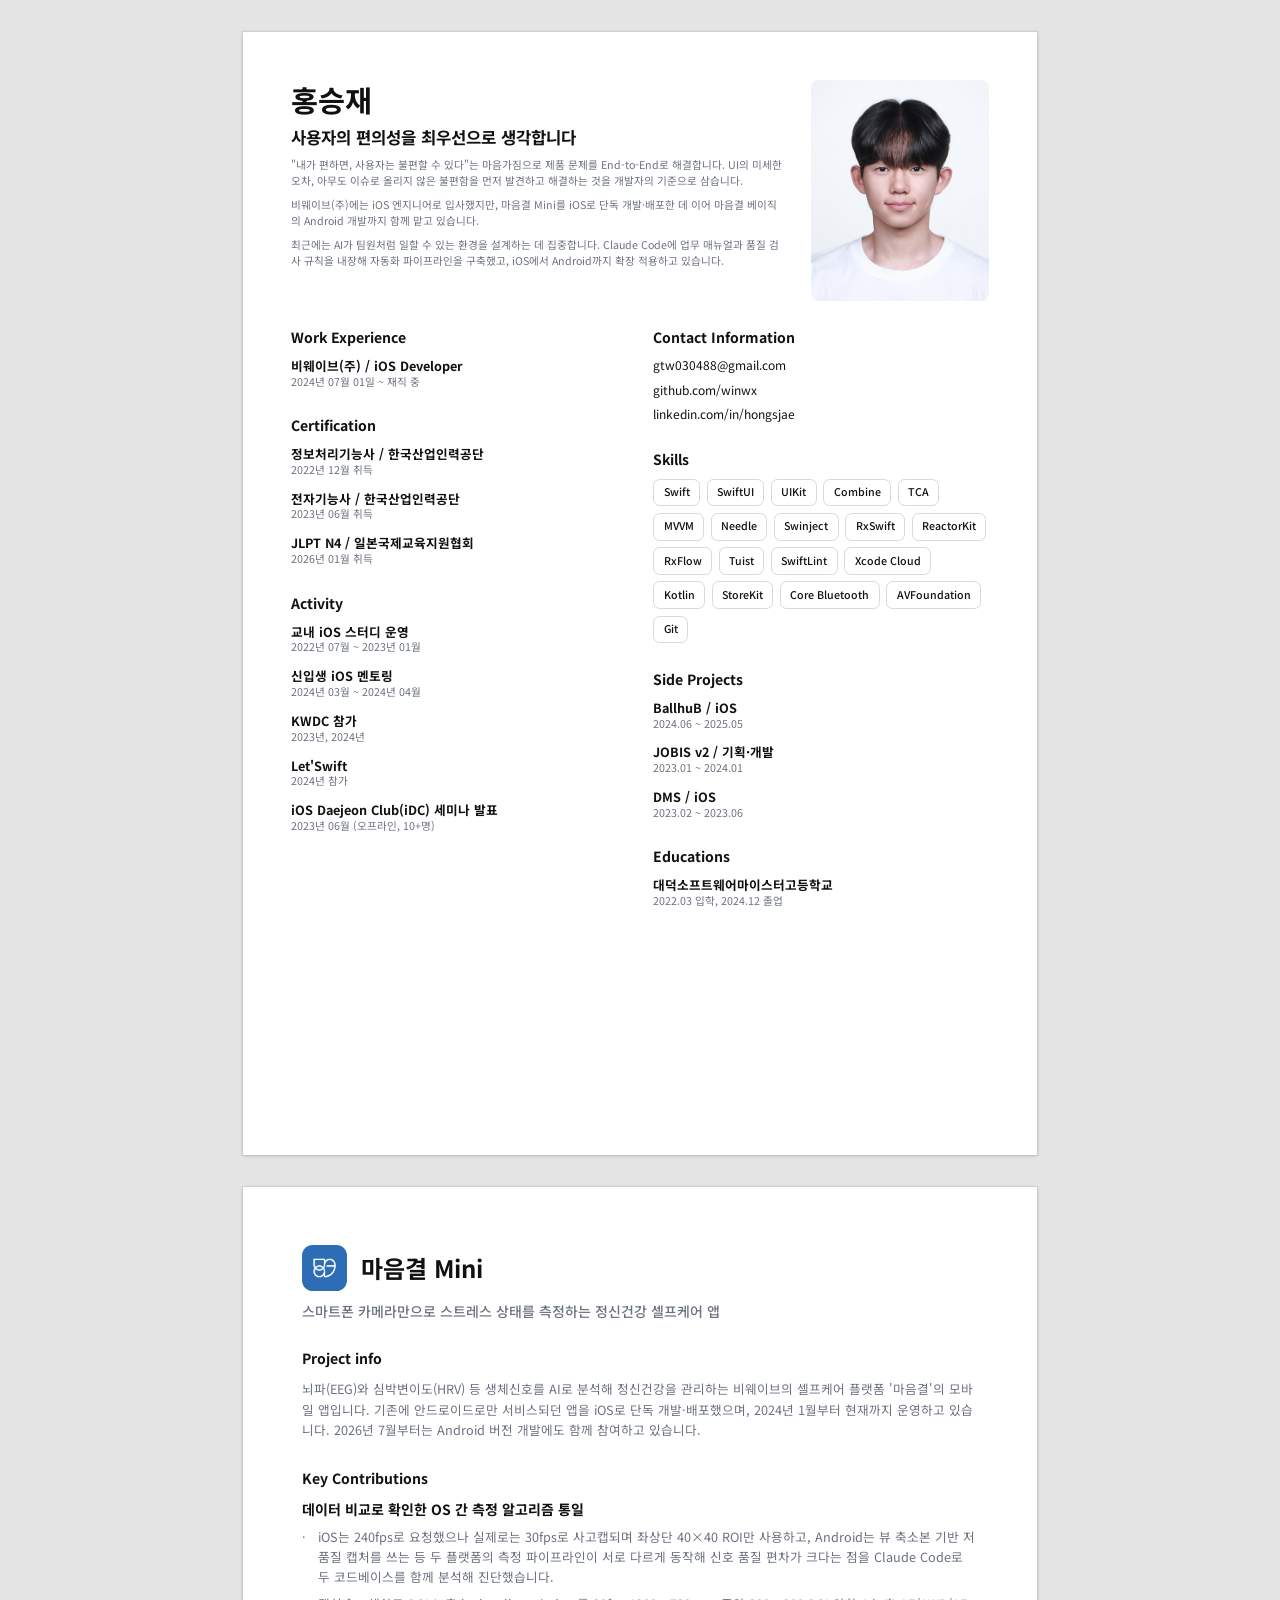
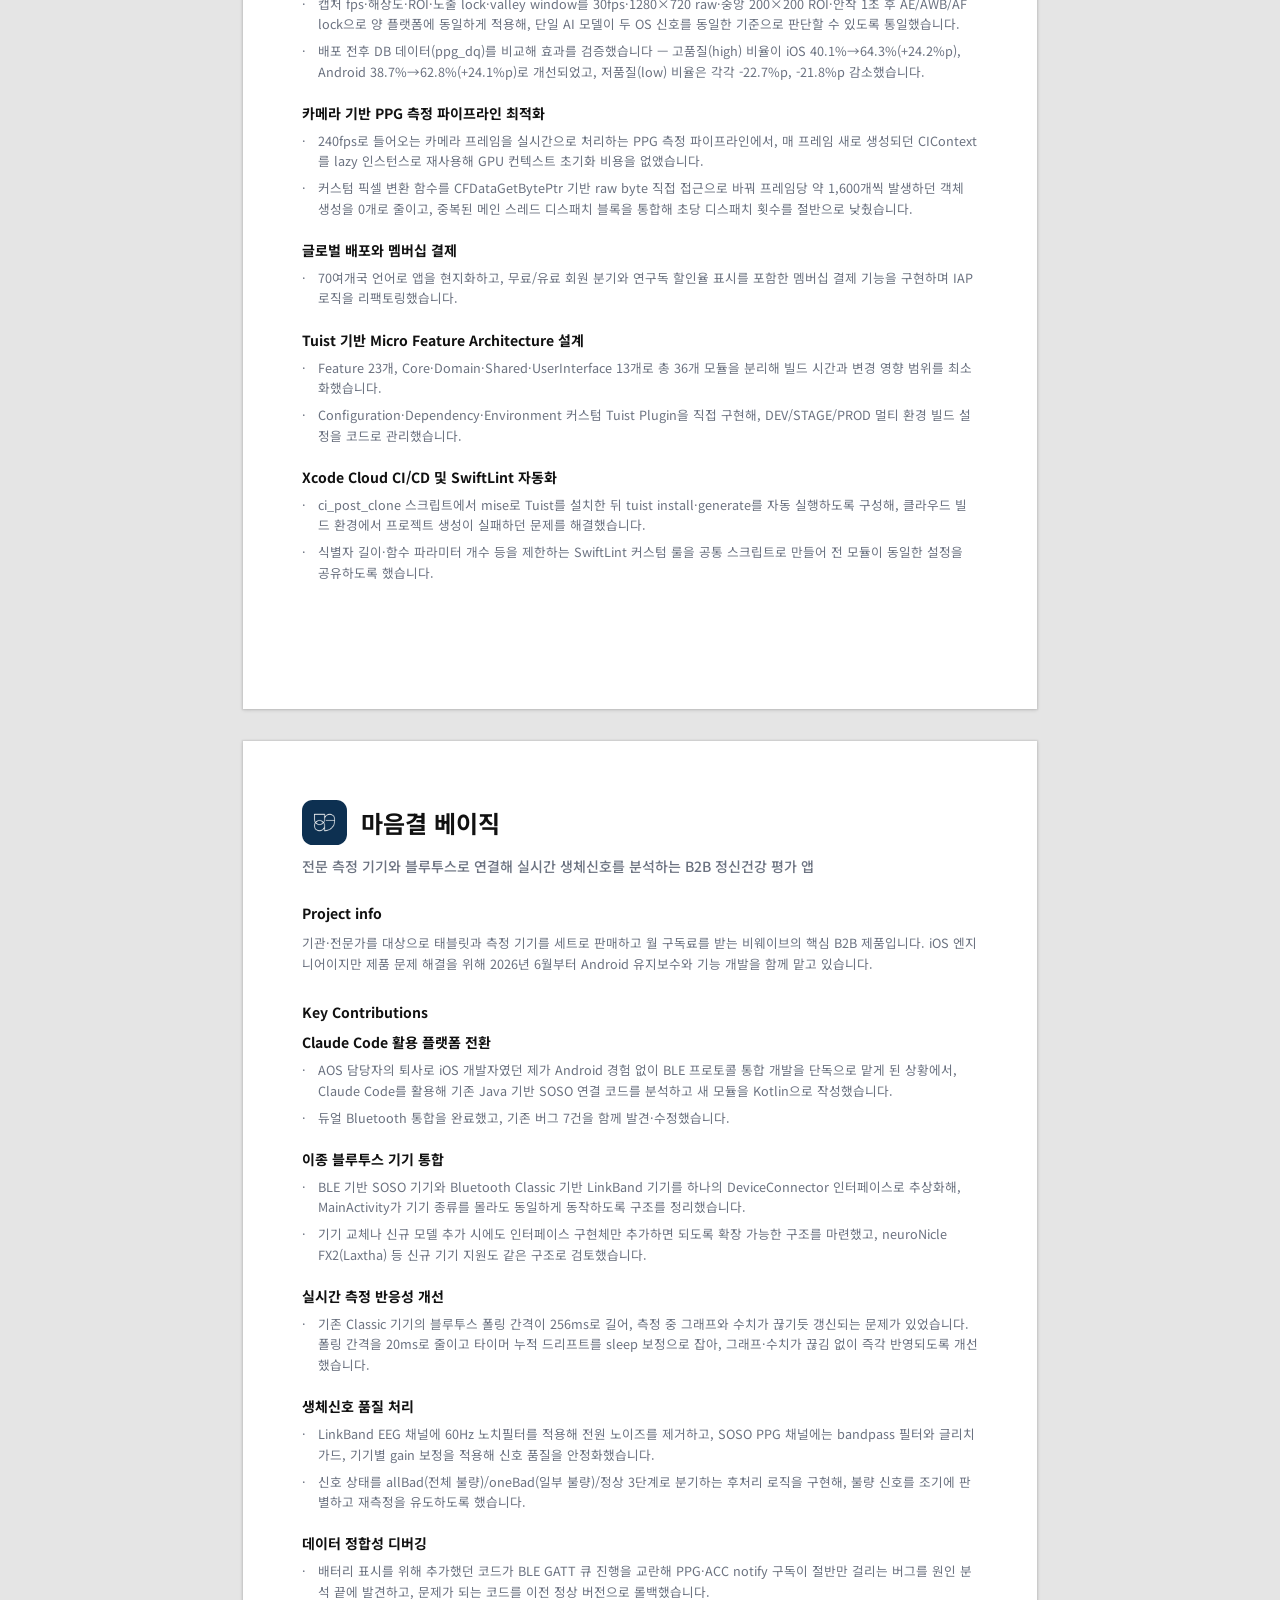
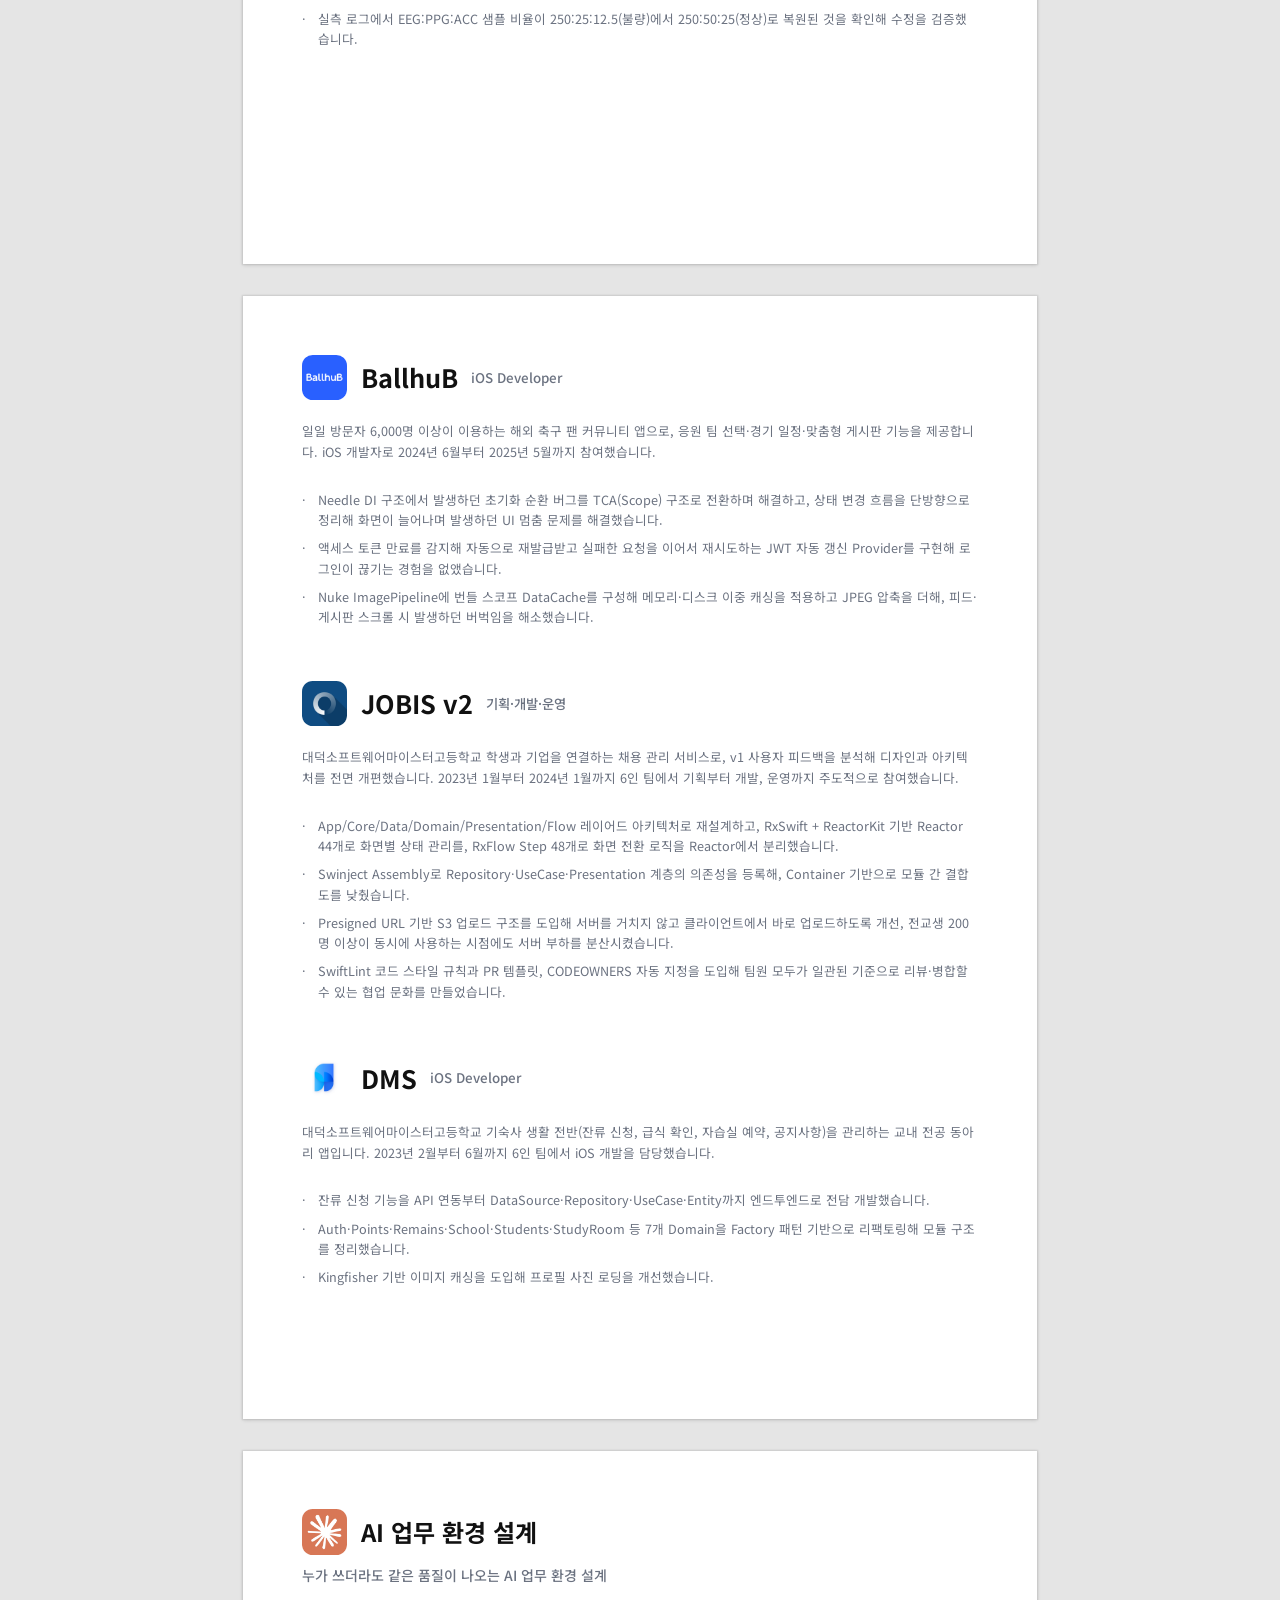
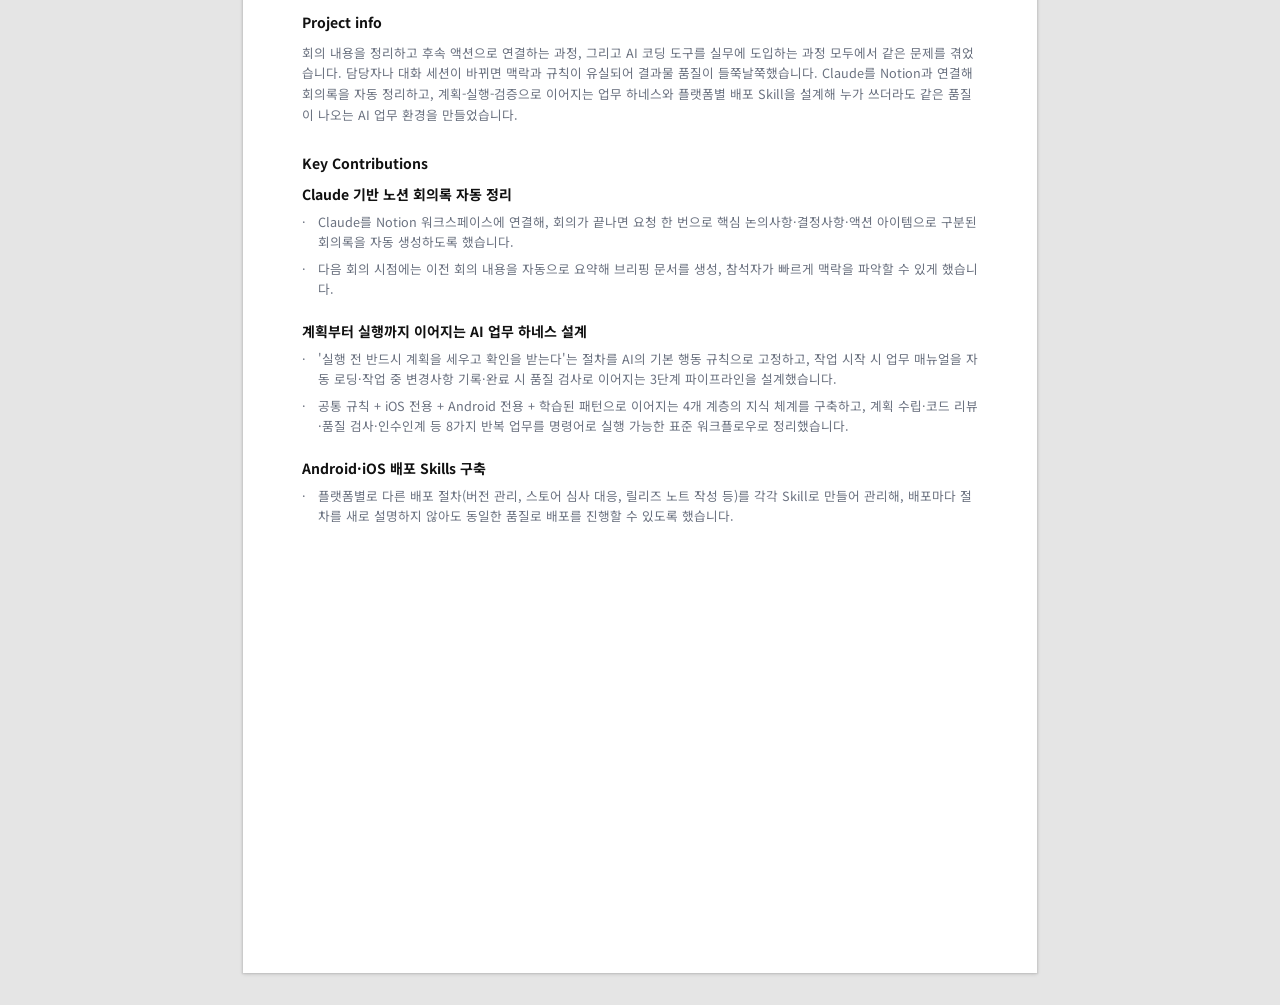
<file: print/portfolio.html>
<!DOCTYPE html>
<html lang="ko">
<head>
<meta charset="UTF-8">
<title>홍승재 포트폴리오</title>
<link rel="preconnect" href="https://fonts.googleapis.com">
<link rel="preconnect" href="https://fonts.gstatic.com" crossorigin>
<link href="https://fonts.googleapis.com/css2?family=Noto+Sans+KR:wght@400;500;700;900&display=swap" rel="stylesheet">
<style>
  @page { size: A4; margin: 0; }
  * { margin: 0; padding: 0; box-sizing: border-box; }
  html, body { background: #e5e5e5; }
  body {
    font-family: "Noto Sans KR", sans-serif; color: #111111;
    display: flex; flex-direction: column; align-items: center; gap: 24pt;
    padding: 24pt 0;
  }

  /* A4 페이지 가이드 (화면 미리보기 전용, 인쇄 시 제거) */
  .page {
    width: 595pt;
    height: 842pt;
    background: #ffffff;
    box-shadow: 0 1pt 3pt rgba(0,0,0,0.15), 0 0 0 1pt rgba(0,0,0,0.06);
    padding: 44pt;
    display: flex;
    flex-direction: column;
    gap: 40pt;
    position: relative;
  }
  @media print {
    html, body { background: #ffffff; padding: 0; gap: 0; }
    .page { box-shadow: none; page-break-after: always; }
    .page:last-child { page-break-after: auto; }
  }

  /* ---- Page 1: 이력 요약 카드 ---- */
  .bio-page { flex-direction: column; padding: 36pt; gap: 0; }

  /* HStack { name_info, profile } */
  .top-row { display: flex; gap: 20pt; }
  .name-info { flex: 1; display: flex; flex-direction: column; gap: 6pt; }
  .name-info h1 { font-size: 22pt; font-weight: 700; line-height: 1.3; }
  .name-info .tagline { font-size: 12.5pt; font-weight: 700; line-height: 1.4; }
  .name-info .desc { font-size: 8pt; font-weight: 400; line-height: 1.5; color: #6b7280; }
  .name-info .desc p + p { margin-top: 6pt; }

  /* HStack { works_vstack, contact_info_vstack } - 반반 */
  .body-row { display: flex; gap: 20pt; margin-top: 20pt; }
  .col-left { flex: 1; min-width: 0; display: flex; flex-direction: column; gap: 20pt; }
  .col-right { flex: 1; min-width: 0; display: flex; flex-direction: column; gap: 20pt; }

  .section h2 { font-size: 10.5pt; font-weight: 700; line-height: 1.3; margin-bottom: 8pt; }
  .section .list { display: flex; flex-direction: column; gap: 9pt; }
  .entry .title { font-size: 9.5pt; font-weight: 700; line-height: 1.4; }
  .entry .period { font-size: 8pt; font-weight: 400; line-height: 1.4; color: #6b7280; }

  .contact-list { display: flex; flex-direction: column; gap: 6pt; }
  .contact-list div { font-size: 9pt; font-weight: 400; line-height: 1.4; }

  .skills-wrap { display: flex; flex-wrap: wrap; gap: 5pt; }
  .pill {
    font-size: 8pt; font-weight: 500; padding: 4pt 7pt;
    border: 1pt solid #d8d8de; border-radius: 5pt; line-height: 1.4;
  }

  .photo { width: 133pt; height: 166pt; object-fit: cover; border-radius: 6pt; display: block; flex-shrink: 0; }

  /* ---- Page 2~5: 프로젝트 상세 ---- */
  .project { display: flex; flex-direction: column; gap: 20pt; }
  .project-head { display: flex; align-items: center; gap: 10pt; }
  .project-head-row { display: flex; align-items: center; gap: 10pt; }
  .project-head img, .project-head-row img { width: 34pt; height: 34pt; border-radius: 8pt; display: block; }
  .project-head h2 { font-size: 19pt; font-weight: 700; }
  .project-head .inline-subtitle { font-size: 10pt; font-weight: 500; color: #6b7280; }
  .project-tagline { font-size: 10.5pt; font-weight: 500; color: #6b7280; margin-top: -12pt; }

  .block-label { font-size: 10.5pt; font-weight: 700; margin-bottom: 8pt; }
  .project-info p { font-size: 9.5pt; line-height: 1.65; color: #6b7280; }

  .contributions { display: flex; flex-direction: column; gap: 16pt; }
  .contribution h3 { font-size: 10.5pt; font-weight: 700; margin-bottom: 6pt; }
  .contribution ul { display: flex; flex-direction: column; gap: 5pt; }
  .contribution li {
    list-style: none; font-size: 9.5pt; line-height: 1.6; color: #6b7280;
    padding-left: 12pt; position: relative;
  }
  .contribution li::before { content: "·"; position: absolute; left: 0; }

  /* 사이드 프로젝트: 배지/소제목 없는 컴팩트 카드 */
  .side-desc { font-size: 9.5pt; line-height: 1.65; color: #6b7280; margin-top: -4pt; }
  .side-bullets { display: flex; flex-direction: column; gap: 6pt; }
  .side-bullets li {
    list-style: none; font-size: 9.5pt; line-height: 1.6; color: #6b7280;
    padding-left: 12pt; position: relative;
  }
  .side-bullets li::before { content: "·"; position: absolute; left: 0; }
</style>
</head>
<body>

<!-- Page 1: 이력 요약 -->
<div class="page bio-page">
  <div class="top-row">
    <div class="name-info">
      <h1>홍승재</h1>
      <div class="tagline">사용자의 편의성을 최우선으로 생각합니다</div>
      <div class="desc">
        <p>"내가 편하면, 사용자는 불편할 수 있다"는 마음가짐으로 제품 문제를 End-to-End로 해결합니다. UI의 미세한 오차, 아무도 이슈로 올리지 않은 불편함을 먼저 발견하고 해결하는 것을 개발자의 기준으로 삼습니다.</p>
        <p>비웨이브(주)에는 iOS 엔지니어로 입사했지만, 마음결 Mini를 iOS로 단독 개발·배포한 데 이어 마음결 베이직의 Android 개발까지 함께 맡고 있습니다.</p>
        <p>최근에는 AI가 팀원처럼 일할 수 있는 환경을 설계하는 데 집중합니다. Claude Code에 업무 매뉴얼과 품질 검사 규칙을 내장해 자동화 파이프라인을 구축했고, iOS에서 Android까지 확장 적용하고 있습니다.</p>
      </div>
    </div>
    <img class="photo" src="../assets/images/profile_image.jpg" alt="홍승재 프로필 사진">
  </div>

  <div class="body-row">
  <div class="col-left">
    <div class="section">
      <h2>Work Experience</h2>
      <div class="list">
        <div class="entry">
          <div class="title">비웨이브(주)  /  iOS Developer</div>
          <div class="period">2024년 07월 01일 ~ 재직 중</div>
        </div>
      </div>
    </div>

    <div class="section">
      <h2>Certification</h2>
      <div class="list">
        <div class="entry">
          <div class="title">정보처리기능사  /  한국산업인력공단</div>
          <div class="period">2022년 12월 취득</div>
        </div>
        <div class="entry">
          <div class="title">전자기능사  /  한국산업인력공단</div>
          <div class="period">2023년 06월 취득</div>
        </div>
        <div class="entry">
          <div class="title">JLPT N4  /  일본국제교육지원협회</div>
          <div class="period">2026년 01월 취득</div>
        </div>
      </div>
    </div>

    <div class="section">
      <h2>Activity</h2>
      <div class="list">
        <div class="entry">
          <div class="title">교내 iOS 스터디 운영</div>
          <div class="period">2022년 07월 ~ 2023년 01월</div>
        </div>
        <div class="entry">
          <div class="title">신입생 iOS 멘토링</div>
          <div class="period">2024년 03월 ~ 2024년 04월</div>
        </div>
        <div class="entry">
          <div class="title">KWDC 참가</div>
          <div class="period">2023년, 2024년</div>
        </div>
        <div class="entry">
          <div class="title">Let'Swift</div>
          <div class="period">2024년 참가</div>
        </div>
        <div class="entry">
          <div class="title"><a href="https://youtu.be/oqWFpT-3-Fs" target="_blank" style="color:inherit;text-decoration:none;">iOS Daejeon Club(iDC) 세미나 발표</a></div>
          <div class="period">2023년 06월 (오프라인, 10+명)</div>
        </div>
      </div>
    </div>
  </div>

  <div class="col-right">
    <div class="section">
      <h2>Contact Information</h2>
      <div class="contact-list">
        <div>gtw030488@gmail.com</div>
        <div>github.com/winwx</div>
        <div>linkedin.com/in/hongsjae</div>
      </div>
    </div>

    <div class="section">
      <h2>Skills</h2>
      <div class="skills-wrap">
        <span class="pill">Swift</span>
        <span class="pill">SwiftUI</span>
        <span class="pill">UIKit</span>
        <span class="pill">Combine</span>
        <span class="pill">TCA</span>
        <span class="pill">MVVM</span>
        <span class="pill">Needle</span>
        <span class="pill">Swinject</span>
        <span class="pill">RxSwift</span>
        <span class="pill">ReactorKit</span>
        <span class="pill">RxFlow</span>
        <span class="pill">Tuist</span>
        <span class="pill">SwiftLint</span>
        <span class="pill">Xcode Cloud</span>
        <span class="pill">Kotlin</span>
        <span class="pill">StoreKit</span>
        <span class="pill">Core Bluetooth</span>
        <span class="pill">AVFoundation</span>
        <span class="pill">Git</span>
      </div>
    </div>

    <div class="section">
      <h2>Side Projects</h2>
      <div class="list">
        <div class="entry">
          <div class="title">BallhuB  /  iOS</div>
          <div class="period">2024.06 ~ 2025.05</div>
        </div>
        <div class="entry">
          <div class="title">JOBIS v2  /  기획·개발</div>
          <div class="period">2023.01 ~ 2024.01</div>
        </div>
        <div class="entry">
          <div class="title">DMS  /  iOS</div>
          <div class="period">2023.02 ~ 2023.06</div>
        </div>
      </div>
    </div>

    <div class="section">
      <h2>Educations</h2>
      <div class="list">
        <div class="entry">
          <div class="title">대덕소프트웨어마이스터고등학교</div>
          <div class="period">2022.03 입학, 2024.12 졸업</div>
        </div>
      </div>
    </div>
  </div>
  </div>
</div>

<!-- Page 2: 마음결 Mini -->
<div class="page">
  <div class="project">
    <div class="project-head-row">
      <img src="../assets/images/icon-maumgyeol-mini.png" alt="마음결 Mini 아이콘">
      <h2>마음결 Mini</h2>
    </div>
    <div class="project-tagline">스마트폰 카메라만으로 스트레스 상태를 측정하는 정신건강 셀프케어 앱</div>

    <div>
      <div class="block-label">Project info</div>
      <div class="project-info">
        <p>뇌파(EEG)와 심박변이도(HRV) 등 생체신호를 AI로 분석해 정신건강을 관리하는 비웨이브의 셀프케어 플랫폼 '마음결'의 모바일 앱입니다. 기존에 안드로이드로만 서비스되던 앱을 iOS로 단독 개발·배포했으며, 2024년 1월부터 현재까지 운영하고 있습니다. 2026년 7월부터는 Android 버전 개발에도 함께 참여하고 있습니다.</p>
      </div>
    </div>

    <div>
      <div class="block-label">Key Contributions</div>
      <div class="contributions">
        <div class="contribution">
          <h3>데이터 비교로 확인한 OS 간 측정 알고리즘 통일</h3>
          <ul>
            <li>iOS는 240fps로 요청했으나 실제로는 30fps로 사고캡되며 좌상단 40×40 ROI만 사용하고, Android는 뷰 축소본 기반 저품질 캡처를 쓰는 등 두 플랫폼의 측정 파이프라인이 서로 다르게 동작해 신호 품질 편차가 크다는 점을 Claude Code로 두 코드베이스를 함께 분석해 진단했습니다.</li>
            <li>캡처 fps·해상도·ROI·노출 lock·valley window를 30fps·1280×720 raw·중앙 200×200 ROI·안착 1초 후 AE/AWB/AF lock으로 양 플랫폼에 동일하게 적용해, 단일 AI 모델이 두 OS 신호를 동일한 기준으로 판단할 수 있도록 통일했습니다.</li>
            <li>배포 전후 DB 데이터(ppg_dq)를 비교해 효과를 검증했습니다 — 고품질(high) 비율이 iOS 40.1%→64.3%(+24.2%p), Android 38.7%→62.8%(+24.1%p)로 개선되었고, 저품질(low) 비율은 각각 -22.7%p, -21.8%p 감소했습니다.</li>
          </ul>
        </div>
        <div class="contribution">
          <h3>카메라 기반 PPG 측정 파이프라인 최적화</h3>
          <ul>
            <li>240fps로 들어오는 카메라 프레임을 실시간으로 처리하는 PPG 측정 파이프라인에서, 매 프레임 새로 생성되던 CIContext를 lazy 인스턴스로 재사용해 GPU 컨텍스트 초기화 비용을 없앴습니다.</li>
            <li>커스텀 픽셀 변환 함수를 CFDataGetBytePtr 기반 raw byte 직접 접근으로 바꿔 프레임당 약 1,600개씩 발생하던 객체 생성을 0개로 줄이고, 중복된 메인 스레드 디스패치 블록을 통합해 초당 디스패치 횟수를 절반으로 낮췄습니다.</li>
          </ul>
        </div>
        <div class="contribution">
          <h3>글로벌 배포와 멤버십 결제</h3>
          <ul>
            <li>70여개국 언어로 앱을 현지화하고, 무료/유료 회원 분기와 연구독 할인율 표시를 포함한 멤버십 결제 기능을 구현하며 IAP 로직을 리팩토링했습니다.</li>
          </ul>
        </div>
        <div class="contribution">
          <h3>Tuist 기반 Micro Feature Architecture 설계</h3>
          <ul>
            <li>Feature 23개, Core·Domain·Shared·UserInterface 13개로 총 36개 모듈을 분리해 빌드 시간과 변경 영향 범위를 최소화했습니다.</li>
            <li>Configuration·Dependency·Environment 커스텀 Tuist Plugin을 직접 구현해, DEV/STAGE/PROD 멀티 환경 빌드 설정을 코드로 관리했습니다.</li>
          </ul>
        </div>
        <div class="contribution">
          <h3>Xcode Cloud CI/CD 및 SwiftLint 자동화</h3>
          <ul>
            <li>ci_post_clone 스크립트에서 mise로 Tuist를 설치한 뒤 tuist install·generate를 자동 실행하도록 구성해, 클라우드 빌드 환경에서 프로젝트 생성이 실패하던 문제를 해결했습니다.</li>
            <li>식별자 길이·함수 파라미터 개수 등을 제한하는 SwiftLint 커스텀 룰을 공통 스크립트로 만들어 전 모듈이 동일한 설정을 공유하도록 했습니다.</li>
          </ul>
        </div>
      </div>
    </div>
  </div>
</div>

<!-- Page 3: 마음결 베이직 -->
<div class="page">
  <div class="project">
    <div class="project-head-row">
      <img src="../assets/images/icon-maumgyeol-basic.png" alt="마음결 베이직 아이콘">
      <h2>마음결 베이직</h2>
    </div>
    <div class="project-tagline">전문 측정 기기와 블루투스로 연결해 실시간 생체신호를 분석하는 B2B 정신건강 평가 앱</div>

    <div>
      <div class="block-label">Project info</div>
      <div class="project-info">
        <p>기관·전문가를 대상으로 태블릿과 측정 기기를 세트로 판매하고 월 구독료를 받는 비웨이브의 핵심 B2B 제품입니다. iOS 엔지니어이지만 제품 문제 해결을 위해 2026년 6월부터 Android 유지보수와 기능 개발을 함께 맡고 있습니다.</p>
      </div>
    </div>

    <div>
      <div class="block-label">Key Contributions</div>
      <div class="contributions">
        <div class="contribution">
          <h3>Claude Code 활용 플랫폼 전환</h3>
          <ul>
            <li>AOS 담당자의 퇴사로 iOS 개발자였던 제가 Android 경험 없이 BLE 프로토콜 통합 개발을 단독으로 맡게 된 상황에서, Claude Code를 활용해 기존 Java 기반 SOSO 연결 코드를 분석하고 새 모듈을 Kotlin으로 작성했습니다.</li>
            <li>듀얼 Bluetooth 통합을 완료했고, 기존 버그 7건을 함께 발견·수정했습니다.</li>
          </ul>
        </div>
        <div class="contribution">
          <h3>이종 블루투스 기기 통합</h3>
          <ul>
            <li>BLE 기반 SOSO 기기와 Bluetooth Classic 기반 LinkBand 기기를 하나의 DeviceConnector 인터페이스로 추상화해, MainActivity가 기기 종류를 몰라도 동일하게 동작하도록 구조를 정리했습니다.</li>
            <li>기기 교체나 신규 모델 추가 시에도 인터페이스 구현체만 추가하면 되도록 확장 가능한 구조를 마련했고, neuroNicle FX2(Laxtha) 등 신규 기기 지원도 같은 구조로 검토했습니다.</li>
          </ul>
        </div>
        <div class="contribution">
          <h3>실시간 측정 반응성 개선</h3>
          <ul>
            <li>기존 Classic 기기의 블루투스 폴링 간격이 256ms로 길어, 측정 중 그래프와 수치가 끊기듯 갱신되는 문제가 있었습니다. 폴링 간격을 20ms로 줄이고 타이머 누적 드리프트를 sleep 보정으로 잡아, 그래프·수치가 끊김 없이 즉각 반영되도록 개선했습니다.</li>
          </ul>
        </div>
        <div class="contribution">
          <h3>생체신호 품질 처리</h3>
          <ul>
            <li>LinkBand EEG 채널에 60Hz 노치필터를 적용해 전원 노이즈를 제거하고, SOSO PPG 채널에는 bandpass 필터와 글리치 가드, 기기별 gain 보정을 적용해 신호 품질을 안정화했습니다.</li>
            <li>신호 상태를 allBad(전체 불량)/oneBad(일부 불량)/정상 3단계로 분기하는 후처리 로직을 구현해, 불량 신호를 조기에 판별하고 재측정을 유도하도록 했습니다.</li>
          </ul>
        </div>
        <div class="contribution">
          <h3>데이터 정합성 디버깅</h3>
          <ul>
            <li>배터리 표시를 위해 추가했던 코드가 BLE GATT 큐 진행을 교란해 PPG·ACC notify 구독이 절반만 걸리는 버그를 원인 분석 끝에 발견하고, 문제가 되는 코드를 이전 정상 버전으로 롤백했습니다.</li>
            <li>실측 로그에서 EEG:PPG:ACC 샘플 비율이 250:25:12.5(불량)에서 250:50:25(정상)로 복원된 것을 확인해 수정을 검증했습니다.</li>
          </ul>
        </div>
      </div>
    </div>
  </div>
</div>

<!-- Page 4: BallhuB + JOBIS v2 (Side Projects) -->
<div class="page">
  <div class="project">
    <div class="project-head">
      <img src="../assets/images/icon-ballhub.png" alt="BallhuB 아이콘">
      <h2>BallhuB</h2>
      <span class="inline-subtitle">iOS Developer</span>
    </div>

    <p class="side-desc">일일 방문자 6,000명 이상이 이용하는 해외 축구 팬 커뮤니티 앱으로, 응원 팀 선택·경기 일정·맞춤형 게시판 기능을 제공합니다. iOS 개발자로 2024년 6월부터 2025년 5월까지 참여했습니다.</p>

    <ul class="side-bullets">
      <li>Needle DI 구조에서 발생하던 초기화 순환 버그를 TCA(Scope) 구조로 전환하며 해결하고, 상태 변경 흐름을 단방향으로 정리해 화면이 늘어나며 발생하던 UI 멈춤 문제를 해결했습니다.</li>
      <li>액세스 토큰 만료를 감지해 자동으로 재발급받고 실패한 요청을 이어서 재시도하는 JWT 자동 갱신 Provider를 구현해 로그인이 끊기는 경험을 없앴습니다.</li>
      <li>Nuke ImagePipeline에 번들 스코프 DataCache를 구성해 메모리·디스크 이중 캐싱을 적용하고 JPEG 압축을 더해, 피드·게시판 스크롤 시 발생하던 버벅임을 해소했습니다.</li>
    </ul>
  </div>

  <div class="project">
    <div class="project-head">
      <img src="../assets/images/icon-jobis.png" alt="JOBIS v2 아이콘">
      <h2>JOBIS v2</h2>
      <span class="inline-subtitle">기획·개발·운영</span>
    </div>

    <p class="side-desc">대덕소프트웨어마이스터고등학교 학생과 기업을 연결하는 채용 관리 서비스로, v1 사용자 피드백을 분석해 디자인과 아키텍처를 전면 개편했습니다. 2023년 1월부터 2024년 1월까지 6인 팀에서 기획부터 개발, 운영까지 주도적으로 참여했습니다.</p>

    <ul class="side-bullets">
      <li>App/Core/Data/Domain/Presentation/Flow 레이어드 아키텍처로 재설계하고, RxSwift + ReactorKit 기반 Reactor 44개로 화면별 상태 관리를, RxFlow Step 48개로 화면 전환 로직을 Reactor에서 분리했습니다.</li>
      <li>Swinject Assembly로 Repository·UseCase·Presentation 계층의 의존성을 등록해, Container 기반으로 모듈 간 결합도를 낮췄습니다.</li>
      <li>Presigned URL 기반 S3 업로드 구조를 도입해 서버를 거치지 않고 클라이언트에서 바로 업로드하도록 개선, 전교생 200명 이상이 동시에 사용하는 시점에도 서버 부하를 분산시켰습니다.</li>
      <li>SwiftLint 코드 스타일 규칙과 PR 템플릿, CODEOWNERS 자동 지정을 도입해 팀원 모두가 일관된 기준으로 리뷰·병합할 수 있는 협업 문화를 만들었습니다.</li>
    </ul>
  </div>

  <div class="project">
    <div class="project-head">
      <img src="../assets/images/icon-dms.png" alt="DMS 아이콘">
      <h2>DMS</h2>
      <span class="inline-subtitle">iOS Developer</span>
    </div>

    <p class="side-desc">대덕소프트웨어마이스터고등학교 기숙사 생활 전반(잔류 신청, 급식 확인, 자습실 예약, 공지사항)을 관리하는 교내 전공 동아리 앱입니다. 2023년 2월부터 6월까지 6인 팀에서 iOS 개발을 담당했습니다.</p>

    <ul class="side-bullets">
      <li>잔류 신청 기능을 API 연동부터 DataSource·Repository·UseCase·Entity까지 엔드투엔드로 전담 개발했습니다.</li>
      <li>Auth·Points·Remains·School·Students·StudyRoom 등 7개 Domain을 Factory 패턴 기반으로 리팩토링해 모듈 구조를 정리했습니다.</li>
      <li>Kingfisher 기반 이미지 캐싱을 도입해 프로필 사진 로딩을 개선했습니다.</li>
    </ul>
  </div>
</div>

<!-- Page 5: AI 업무 환경 설계 -->
<div class="page">
  <div class="project">
    <div class="project-head-row">
      <img src="../assets/images/icon-claude-workflow.webp" alt="AI 업무 환경 설계 아이콘">
      <h2>AI 업무 환경 설계</h2>
    </div>
    <div class="project-tagline">누가 쓰더라도 같은 품질이 나오는 AI 업무 환경 설계</div>

    <div>
      <div class="block-label">Project info</div>
      <div class="project-info">
        <p>회의 내용을 정리하고 후속 액션으로 연결하는 과정, 그리고 AI 코딩 도구를 실무에 도입하는 과정 모두에서 같은 문제를 겪었습니다. 담당자나 대화 세션이 바뀌면 맥락과 규칙이 유실되어 결과물 품질이 들쭉날쭉했습니다. Claude를 Notion과 연결해 회의록을 자동 정리하고, 계획-실행-검증으로 이어지는 업무 하네스와 플랫폼별 배포 Skill을 설계해 누가 쓰더라도 같은 품질이 나오는 AI 업무 환경을 만들었습니다.</p>
      </div>
    </div>

    <div>
      <div class="block-label">Key Contributions</div>
      <div class="contributions">
        <div class="contribution">
          <h3>Claude 기반 노션 회의록 자동 정리</h3>
          <ul>
            <li>Claude를 Notion 워크스페이스에 연결해, 회의가 끝나면 요청 한 번으로 핵심 논의사항·결정사항·액션 아이템으로 구분된 회의록을 자동 생성하도록 했습니다.</li>
            <li>다음 회의 시점에는 이전 회의 내용을 자동으로 요약해 브리핑 문서를 생성, 참석자가 빠르게 맥락을 파악할 수 있게 했습니다.</li>
          </ul>
        </div>
        <div class="contribution">
          <h3>계획부터 실행까지 이어지는 AI 업무 하네스 설계</h3>
          <ul>
            <li>'실행 전 반드시 계획을 세우고 확인을 받는다'는 절차를 AI의 기본 행동 규칙으로 고정하고, 작업 시작 시 업무 매뉴얼을 자동 로딩·작업 중 변경사항 기록·완료 시 품질 검사로 이어지는 3단계 파이프라인을 설계했습니다.</li>
            <li>공통 규칙 + iOS 전용 + Android 전용 + 학습된 패턴으로 이어지는 4개 계층의 지식 체계를 구축하고, 계획 수립·코드 리뷰·품질 검사·인수인계 등 8가지 반복 업무를 명령어로 실행 가능한 표준 워크플로우로 정리했습니다.</li>
          </ul>
        </div>
        <div class="contribution">
          <h3>Android·iOS 배포 Skills 구축</h3>
          <ul>
            <li>플랫폼별로 다른 배포 절차(버전 관리, 스토어 심사 대응, 릴리즈 노트 작성 등)를 각각 Skill로 만들어 관리해, 배포마다 절차를 새로 설명하지 않아도 동일한 품질로 배포를 진행할 수 있도록 했습니다.</li>
          </ul>
        </div>
      </div>
    </div>
  </div>
</div>

</body>
</html>
</file>
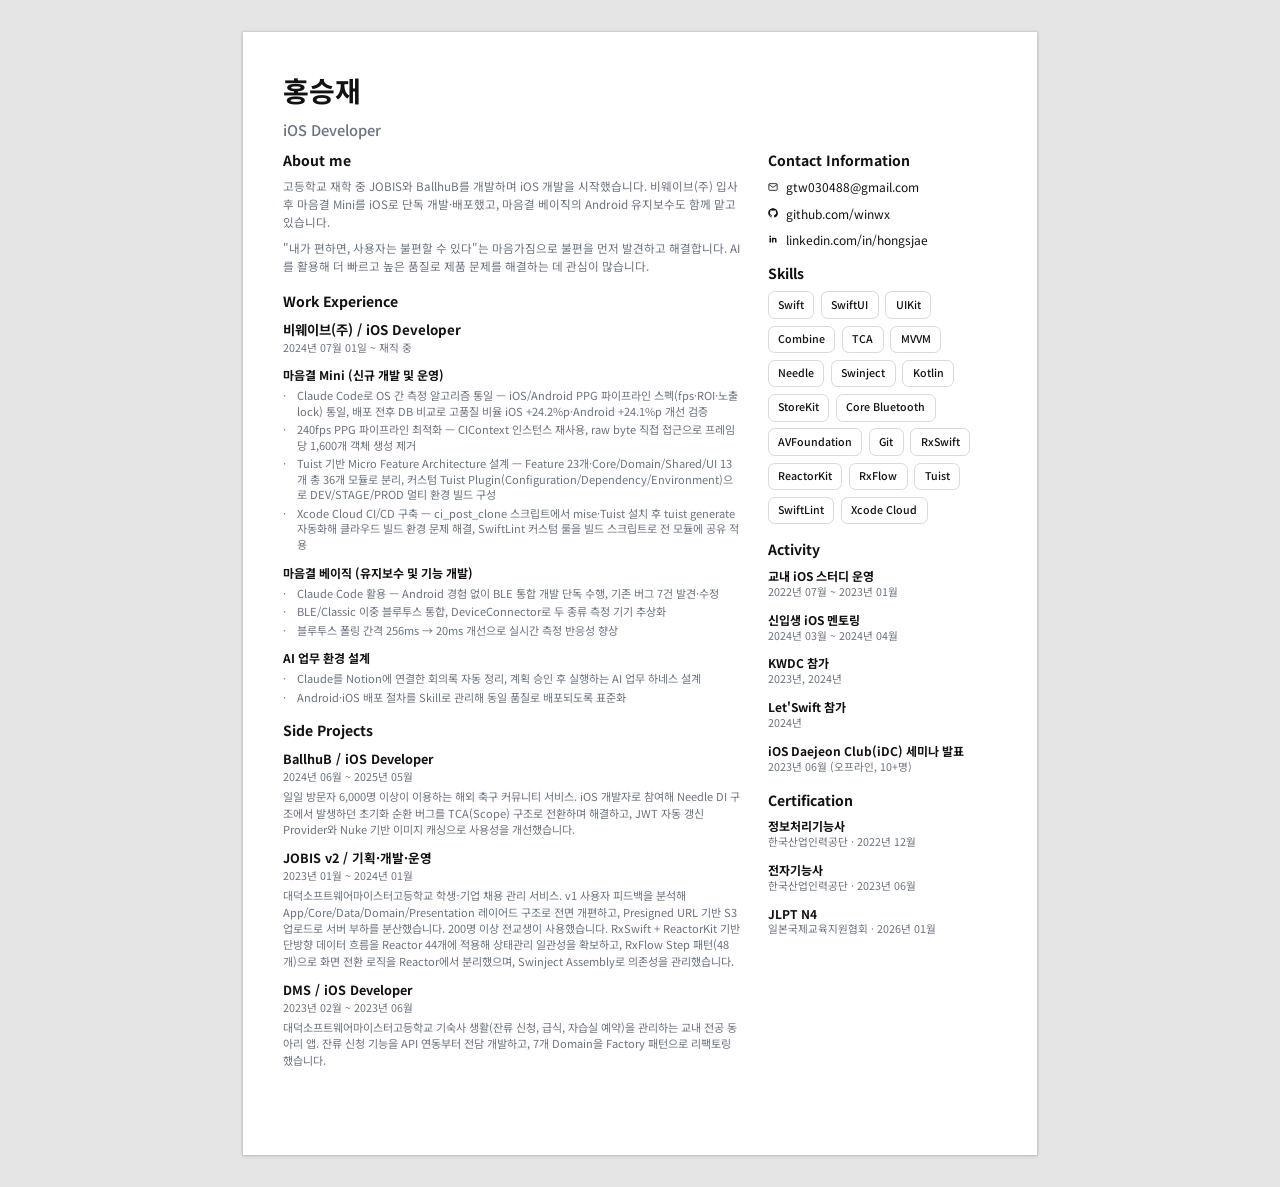
<file: print/resume.html>
<!DOCTYPE html>
<html lang="ko">
<head>
<meta charset="UTF-8">
<title>홍승재 이력서</title>
<link rel="preconnect" href="https://fonts.googleapis.com">
<link rel="preconnect" href="https://fonts.gstatic.com" crossorigin>
<link href="https://fonts.googleapis.com/css2?family=Noto+Sans+KR:wght@400;500;700;900&display=swap" rel="stylesheet">
<style>
  @page { size: A4; margin: 0; }
  * { margin: 0; padding: 0; box-sizing: border-box; }
  html, body { background: #e5e5e5; }
  body {
    font-family: "Noto Sans KR", sans-serif; color: #111111;
    display: flex; justify-content: center;
    padding: 24pt 0;
  }

  /* A4 페이지 가이드 (화면 미리보기 전용, 인쇄 시 제거) */
  .page {
    width: 595pt;
    height: 842pt;
    background: #ffffff;
    box-shadow: 0 1pt 3pt rgba(0,0,0,0.15), 0 0 0 1pt rgba(0,0,0,0.06);
    padding: 30pt;
    display: flex;
    flex-direction: column;
  }
  @media print {
    html, body { background: #ffffff; padding: 0; }
    .page { box-shadow: none; }
  }

  /* VStack { top-row(name_info), body-row(work, contact) } */
  .top-row { display: flex; flex-direction: column; gap: 6pt; }
  .body-row { display: flex; gap: 20pt; margin-top: 8pt; }

  .col-left { flex: 2; min-width: 0; display: flex; flex-direction: column; gap: 12pt; }
  .col-right { flex: 1; min-width: 0; display: flex; flex-direction: column; gap: 12pt; }

  h1 { font-size: 21pt; font-weight: 700; line-height: 1.3; }
  .title-role { font-size: 11pt; font-weight: 500; color: #6b7280; margin-top: 2pt; }

  .section h2 { font-size: 10.5pt; font-weight: 700; line-height: 1.3; margin-bottom: 7pt; }
  .about p { font-size: 8.7pt; font-weight: 400; line-height: 1.55; color: #6b7280; }
  .about p + p { margin-top: 6pt; }

  /* Work Experience: 회사 -> 프로젝트(서브블록) -> 불릿 */
  .company { display: flex; flex-direction: column; gap: 8pt; }
  .company + .company { margin-top: 10pt; }
  .company-head .title { font-size: 10pt; font-weight: 700; }
  .company-head .period { font-size: 8pt; color: #6b7280; margin-top: 1pt; }

  .subproject { display: flex; flex-direction: column; gap: 3pt; }
  .subproject .title { font-size: 9pt; font-weight: 700; }
  .subproject ul { display: flex; flex-direction: column; gap: 2pt; margin-top: 1pt; }
  .subproject li {
    list-style: none; font-size: 8.3pt; line-height: 1.42; color: #6b7280;
    padding-left: 10pt; position: relative;
  }
  .subproject li::before { content: "·"; position: absolute; left: 0; }

  /* Side Projects: 설명 문단 포함 */
  .side-list { display: flex; flex-direction: column; gap: 8pt; }
  .side-entry .title { font-size: 9.5pt; font-weight: 700; }
  .side-entry .period { font-size: 8pt; color: #6b7280; margin: 1pt 0 3pt; }
  .side-entry .desc { font-size: 8.3pt; line-height: 1.48; color: #6b7280; }

  /* Contact */
  .contact-list { display: flex; flex-direction: column; gap: 7pt; }
  .contact-list .row { display: flex; align-items: center; gap: 6pt; font-size: 9pt; }
  .contact-list svg { flex-shrink: 0; }

  .skills-wrap { display: flex; flex-wrap: wrap; gap: 5pt; }
  .pill {
    font-size: 8pt; font-weight: 500; padding: 4pt 7pt;
    border: 1pt solid #d8d8de; border-radius: 5pt; line-height: 1.4;
  }

  .simple-list { display: flex; flex-direction: column; gap: 9pt; }
  .simple-entry .title { font-size: 9pt; font-weight: 700; line-height: 1.4; }
  .simple-entry .period { font-size: 8pt; font-weight: 400; line-height: 1.4; color: #6b7280; }
</style>
</head>
<body>
<div class="page">

  <div class="top-row">
    <h1>홍승재</h1>
    <div class="title-role">iOS Developer</div>
  </div>

  <div class="body-row">
  <div class="col-left">
    <div class="section about">
      <h2>About me</h2>
      <p>고등학교 재학 중 JOBIS와 BallhuB를 개발하며 iOS 개발을 시작했습니다. 비웨이브(주) 입사 후 마음결 Mini를 iOS로 단독 개발·배포했고, 마음결 베이직의 Android 유지보수도 함께 맡고 있습니다.</p>
      <p>"내가 편하면, 사용자는 불편할 수 있다"는 마음가짐으로 불편을 먼저 발견하고 해결합니다. AI를 활용해 더 빠르고 높은 품질로 제품 문제를 해결하는 데 관심이 많습니다.</p>
    </div>

    <div class="section">
      <h2>Work Experience</h2>
      <div class="company">
        <div class="company-head">
          <div class="title">비웨이브(주)  /  iOS Developer</div>
          <div class="period">2024년 07월 01일 ~ 재직 중</div>
        </div>

        <div class="subproject">
          <div class="title">마음결 Mini (신규 개발 및 운영)</div>
          <ul>
            <li>Claude Code로 OS 간 측정 알고리즘 통일 — iOS/Android PPG 파이프라인 스펙(fps·ROI·노출 lock) 통일, 배포 전후 DB 비교로 고품질 비율 iOS +24.2%p·Android +24.1%p 개선 검증</li>
            <li>240fps PPG 파이프라인 최적화 — CIContext 인스턴스 재사용, raw byte 직접 접근으로 프레임당 1,600개 객체 생성 제거</li>
            <li>Tuist 기반 Micro Feature Architecture 설계 — Feature 23개·Core/Domain/Shared/UI 13개 총 36개 모듈로 분리, 커스텀 Tuist Plugin(Configuration/Dependency/Environment)으로 DEV/STAGE/PROD 멀티 환경 빌드 구성</li>
            <li>Xcode Cloud CI/CD 구축 — ci_post_clone 스크립트에서 mise·Tuist 설치 후 tuist generate 자동화해 클라우드 빌드 환경 문제 해결, SwiftLint 커스텀 룰을 빌드 스크립트로 전 모듈에 공유 적용</li>
          </ul>
        </div>

        <div class="subproject">
          <div class="title">마음결 베이직 (유지보수 및 기능 개발)</div>
          <ul>
            <li>Claude Code 활용 — Android 경험 없이 BLE 통합 개발 단독 수행, 기존 버그 7건 발견·수정</li>
            <li>BLE/Classic 이중 블루투스 통합, DeviceConnector로 두 종류 측정 기기 추상화</li>
            <li>블루투스 폴링 간격 256ms → 20ms 개선으로 실시간 측정 반응성 향상</li>
          </ul>
        </div>

        <div class="subproject">
          <div class="title">AI 업무 환경 설계</div>
          <ul>
            <li>Claude를 Notion에 연결한 회의록 자동 정리, 계획 승인 후 실행하는 AI 업무 하네스 설계</li>
            <li>Android·iOS 배포 절차를 Skill로 관리해 동일 품질로 배포되도록 표준화</li>
          </ul>
        </div>
      </div>
    </div>

    <div class="section">
      <h2>Side Projects</h2>
      <div class="side-list">
        <div class="side-entry">
          <div class="title">BallhuB  /  iOS Developer</div>
          <div class="period">2024년 06월 ~ 2025년 05월</div>
          <div class="desc">일일 방문자 6,000명 이상이 이용하는 해외 축구 커뮤니티 서비스. iOS 개발자로 참여해 Needle DI 구조에서 발생하던 초기화 순환 버그를 TCA(Scope) 구조로 전환하며 해결하고, JWT 자동 갱신 Provider와 Nuke 기반 이미지 캐싱으로 사용성을 개선했습니다.</div>
        </div>
        <div class="side-entry">
          <div class="title">JOBIS v2  /  기획·개발·운영</div>
          <div class="period">2023년 01월 ~ 2024년 01월</div>
          <div class="desc">대덕소프트웨어마이스터고등학교 학생-기업 채용 관리 서비스. v1 사용자 피드백을 분석해 App/Core/Data/Domain/Presentation 레이어드 구조로 전면 개편하고, Presigned URL 기반 S3 업로드로 서버 부하를 분산했습니다. 200명 이상 전교생이 사용했습니다. RxSwift + ReactorKit 기반 단방향 데이터 흐름을 Reactor 44개에 적용해 상태관리 일관성을 확보하고, RxFlow Step 패턴(48개)으로 화면 전환 로직을 Reactor에서 분리했으며, Swinject Assembly로 의존성을 관리했습니다.</div>
        </div>
        <div class="side-entry">
          <div class="title">DMS  /  iOS Developer</div>
          <div class="period">2023년 02월 ~ 2023년 06월</div>
          <div class="desc">대덕소프트웨어마이스터고등학교 기숙사 생활(잔류 신청, 급식, 자습실 예약)을 관리하는 교내 전공 동아리 앱. 잔류 신청 기능을 API 연동부터 전담 개발하고, 7개 Domain을 Factory 패턴으로 리팩토링했습니다.</div>
        </div>
      </div>
    </div>
  </div>

  <div class="col-right">
    <div class="section">
      <h2>Contact Information</h2>
      <div class="contact-list">
        <div class="row">
          <svg width="10" height="10" viewBox="0 0 24 24" fill="none" stroke="#111111" stroke-width="2"><rect x="2" y="4" width="20" height="16" rx="2"/><path d="M2 6l10 7 10-7"/></svg>
          <span>gtw030488@gmail.com</span>
        </div>
        <div class="row">
          <svg width="10" height="10" viewBox="0 0 24 24" fill="#111111"><path d="M12 .5C5.65.5.5 5.65.5 12c0 5.08 3.29 9.39 7.86 10.91.57.1.79-.25.79-.55v-2.15c-3.2.7-3.87-1.36-3.87-1.36-.53-1.34-1.28-1.7-1.28-1.7-1.05-.72.08-.7.08-.7 1.16.08 1.78 1.19 1.78 1.19 1.03 1.77 2.71 1.26 3.37.96.1-.75.4-1.26.73-1.55-2.56-.29-5.26-1.28-5.26-5.7 0-1.26.45-2.29 1.19-3.09-.12-.29-.52-1.46.11-3.05 0 0 .97-.31 3.18 1.18a11 11 0 0 1 5.79 0c2.2-1.49 3.17-1.18 3.17-1.18.64 1.59.24 2.76.12 3.05.74.8 1.19 1.83 1.19 3.09 0 4.43-2.7 5.4-5.28 5.69.42.36.78 1.08.78 2.18v3.23c0 .3.21.66.8.55A10.51 10.51 0 0 0 23.5 12C23.5 5.65 18.35.5 12 .5Z"/></svg>
          <span>github.com/winwx</span>
        </div>
        <div class="row">
          <svg width="10" height="10" viewBox="0 0 24 24" fill="#111111"><path d="M20.45 20.45h-3.55v-5.57c0-1.33-.02-3.04-1.85-3.04-1.85 0-2.14 1.45-2.14 2.94v5.67H9.36V9h3.41v1.56h.05c.47-.9 1.63-1.85 3.36-1.85 3.59 0 4.26 2.36 4.26 5.44v6.3ZM5.34 7.43a2.06 2.06 0 1 1 0-4.12 2.06 2.06 0 0 1 0 4.12ZM7.12 20.45H3.56V9h3.56v11.45Z"/></svg>
          <span>linkedin.com/in/hongsjae</span>
        </div>
      </div>
    </div>

    <div class="section">
      <h2>Skills</h2>
      <div class="skills-wrap">
        <span class="pill">Swift</span>
        <span class="pill">SwiftUI</span>
        <span class="pill">UIKit</span>
        <span class="pill">Combine</span>
        <span class="pill">TCA</span>
        <span class="pill">MVVM</span>
        <span class="pill">Needle</span>
        <span class="pill">Swinject</span>
        <span class="pill">Kotlin</span>
        <span class="pill">StoreKit</span>
        <span class="pill">Core Bluetooth</span>
        <span class="pill">AVFoundation</span>
        <span class="pill">Git</span>
        <span class="pill">RxSwift</span>
        <span class="pill">ReactorKit</span>
        <span class="pill">RxFlow</span>
        <span class="pill">Tuist</span>
        <span class="pill">SwiftLint</span>
        <span class="pill">Xcode Cloud</span>
      </div>
    </div>

    <div class="section">
      <h2>Activity</h2>
      <div class="simple-list">
        <div class="simple-entry">
          <div class="title">교내 iOS 스터디 운영</div>
          <div class="period">2022년 07월 ~ 2023년 01월</div>
        </div>
        <div class="simple-entry">
          <div class="title">신입생 iOS 멘토링</div>
          <div class="period">2024년 03월 ~ 2024년 04월</div>
        </div>
        <div class="simple-entry">
          <div class="title">KWDC 참가</div>
          <div class="period">2023년, 2024년</div>
        </div>
        <div class="simple-entry">
          <div class="title">Let'Swift 참가</div>
          <div class="period">2024년</div>
        </div>
        <div class="simple-entry">
          <div class="title"><a href="https://youtu.be/oqWFpT-3-Fs" target="_blank" style="color:inherit;text-decoration:none;">iOS Daejeon Club(iDC) 세미나 발표</a></div>
          <div class="period">2023년 06월 (오프라인, 10+명)</div>
        </div>
      </div>
    </div>

    <div class="section">
      <h2>Certification</h2>
      <div class="simple-list">
        <div class="simple-entry">
          <div class="title">정보처리기능사</div>
          <div class="period">한국산업인력공단 · 2022년 12월</div>
        </div>
        <div class="simple-entry">
          <div class="title">전자기능사</div>
          <div class="period">한국산업인력공단 · 2023년 06월</div>
        </div>
        <div class="simple-entry">
          <div class="title">JLPT N4</div>
          <div class="period">일본국제교육지원협회 · 2026년 01월</div>
        </div>
      </div>
    </div>
  </div>
  </div>

</div>
</body>
</html>
</file>
